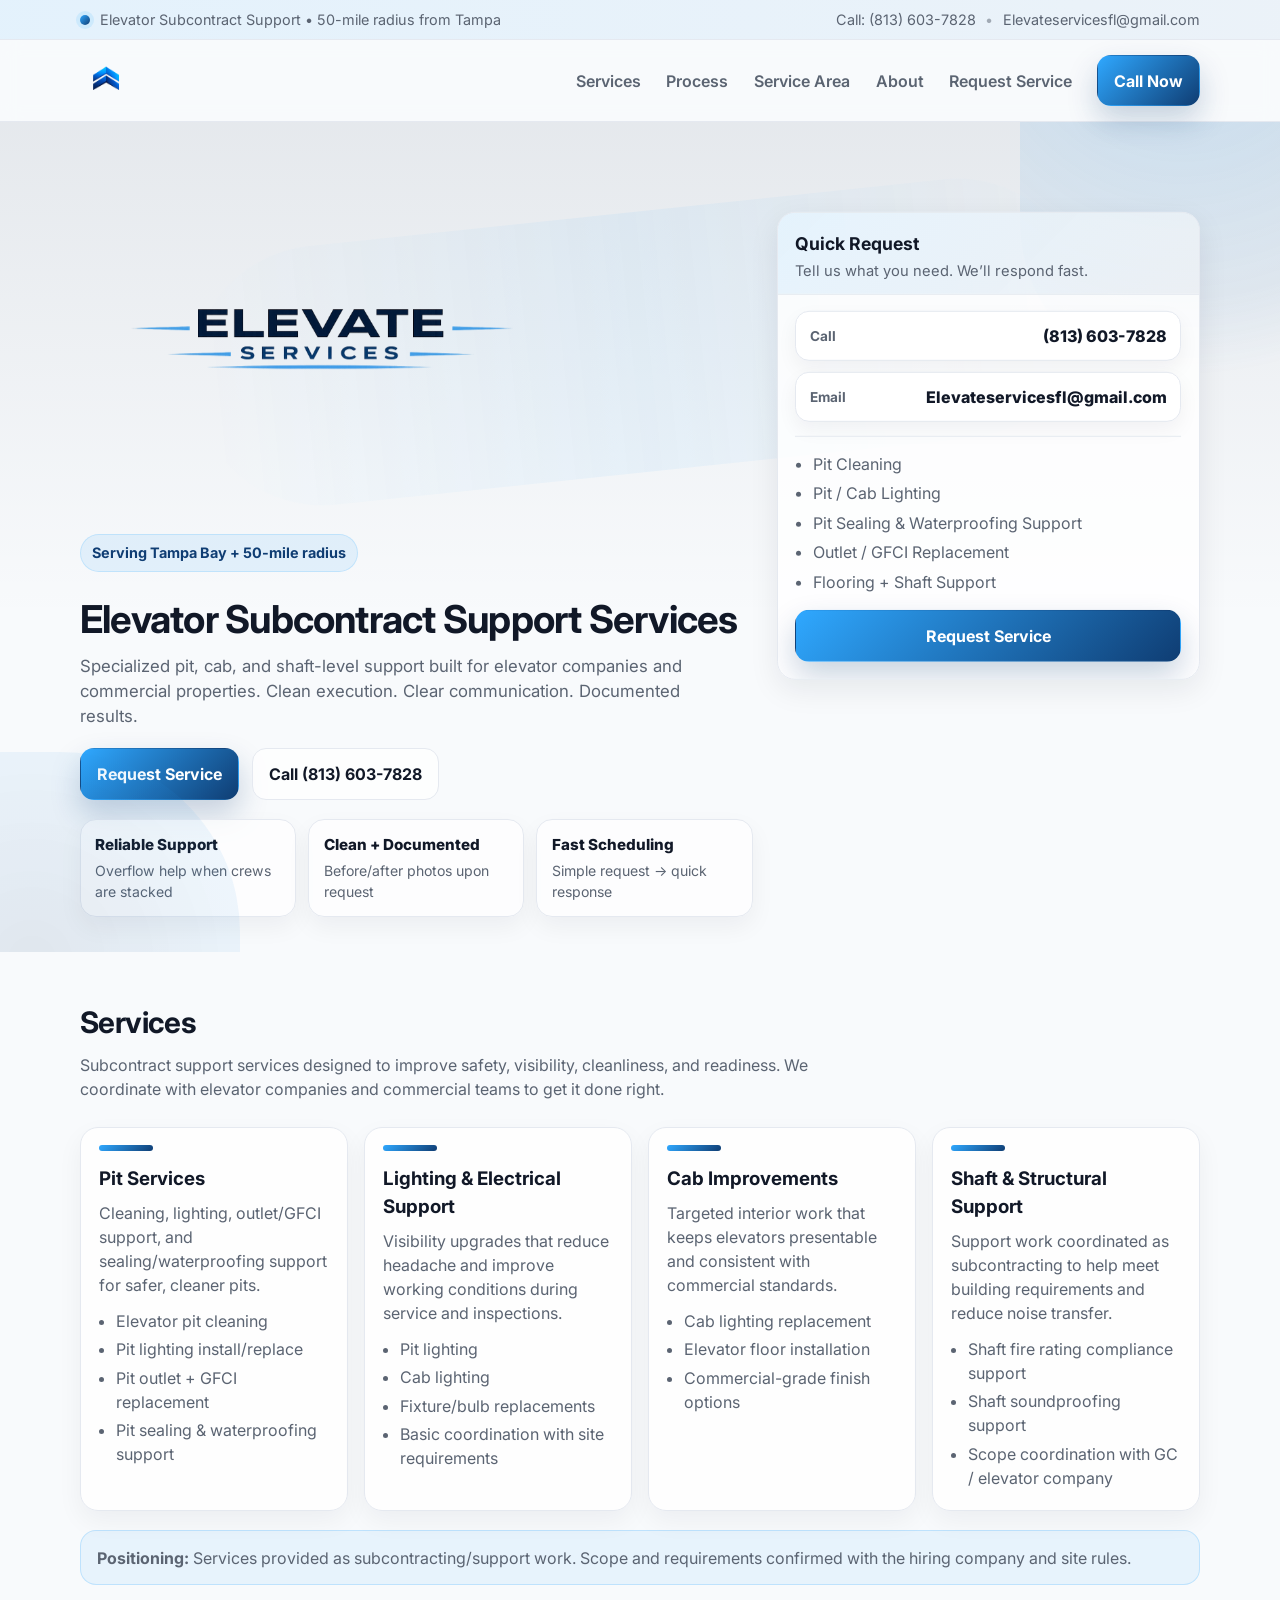
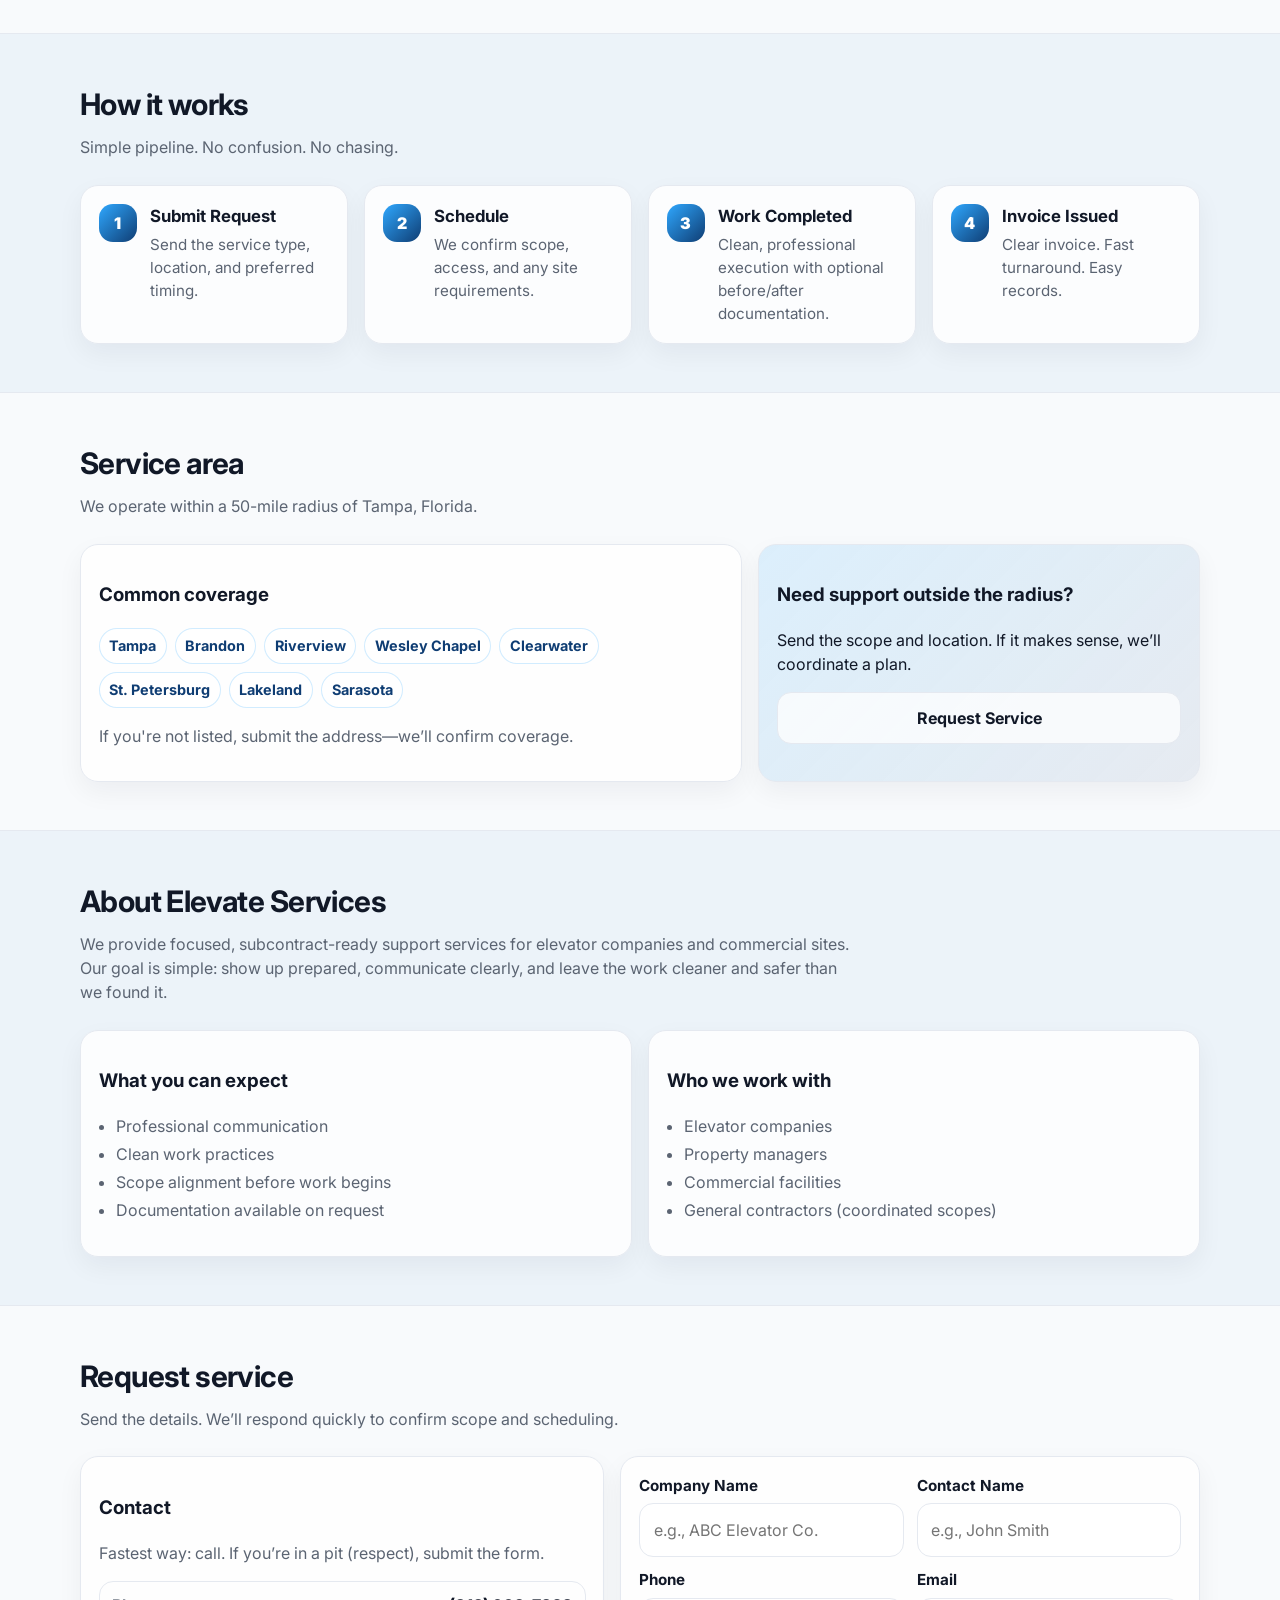
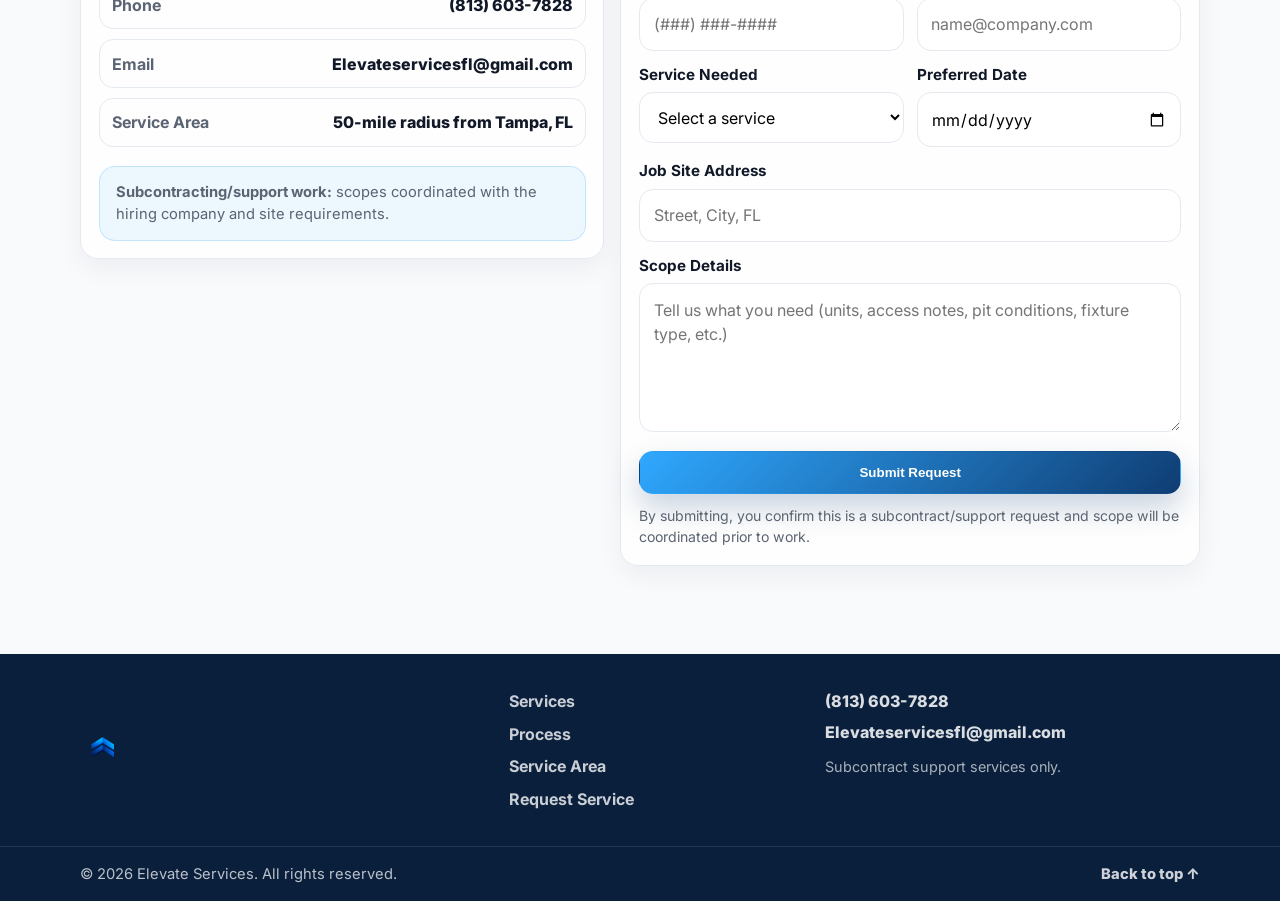
<file: index.html>
<!doctype html>
<html lang="en">
<head>
  <meta charset="utf-8" />
  <meta name="viewport" content="width=device-width, initial-scale=1" />
  <title>Elevate Services | Elevator Subcontract Support | Tampa, FL</title>
  <meta name="description" content="Elevate Services provides elevator subcontract support: pit cleaning, lighting, waterproofing support, outlets/GFCI replacements, cab lighting, elevator flooring, shaft fire rating compliance support, and soundproofing support within 50 miles of Tampa." />

  <!-- Social preview (optional) -->
  <meta property="og:title" content="Elevate Services | Elevator Subcontract Support" />
  <meta property="og:description" content="Specialized pit, cab, and shaft-level subcontract support services within 50 miles of Tampa." />
  <meta property="og:type" content="website" />

  <link rel="preconnect" href="https://fonts.googleapis.com">
  <link rel="preconnect" href="https://fonts.gstatic.com" crossorigin>
  <!-- Inter (clean modern) -->
  <link href="https://fonts.googleapis.com/css2?family=Inter:wght@400;500;600;700;800&display=swap" rel="stylesheet">

  <link rel="stylesheet" href="styles.css" />
  <link rel="icon" href="./images/favicon.png" sizes="32x32">
  <link rel="icon" href="./images/favicon.png" sizes="192x192">
  <link rel="apple-touch-icon" href="./images/favicon.png">
</head>

<body>
  <!-- Top bar -->
  <div class="topbar">
    <div class="container topbar__inner">
      <div class="topbar__left">
        <span class="dot"></span>
        <span>Elevator Subcontract Support • 50-mile radius from Tampa</span>
      </div>
      <div class="topbar__right">
        <a class="topbar__link" href="tel:18136037828">Call: (813) 603-7828</a>
        <span class="sep">•</span>
        <a class="topbar__link" href="mailto:Elevateservicesfl@gmail.com">Elevateservicesfl@gmail.com</a>
      </div>
    </div>
  </div>

  <!-- Header -->
  <header class="header" id="top">
    <div class="container header__inner">
      <a class="brand" href="#top" aria-label="Elevate Services Home">
        <!-- Replace with your logo image later if you want -->
       <img src="./Logo.png" alt="Elevate Services Logo" class="brand__logo">
      </a>

      <nav class="nav" aria-label="Primary navigation">
        <button class="nav__toggle" id="navToggle" aria-expanded="false" aria-controls="navMenu">
          <span class="nav__toggleLines" aria-hidden="true"></span>
          <span class="sr-only">Open menu</span>
        </button>

        <div class="nav__menu" id="navMenu">
          <a class="nav__link" href="#services">Services</a>
          <a class="nav__link" href="#process">Process</a>
          <a class="nav__link" href="#area">Service Area</a>
          <a class="nav__link" href="#about">About</a>
          <a class="nav__link" href="#contact">Request Service</a>
          <a class="btn btn--primary nav__cta" href="tel:18136037828">Call Now</a>
        </div>
      </nav>
    </div>
  </header>

  <!-- Hero -->
  <main>
    <section class="hero">
      <div class="hero__bg" aria-hidden="true">
        <div class="hero__shape hero__shape--a"></div>
        <div class="hero__shape hero__shape--b"></div>
        <div class="hero__shape hero__shape--c"></div>
      </div>

      <div class="container hero__inner">
        <div class="hero__content">
          
          <div class="hero__intro-logo">
            <img src="./header-logo.png" alt="Elevate Services" />
          </div>
          
          <p class="pill">Serving Tampa Bay + 50-mile radius</p>
          <h1>Elevator Subcontract Support Services</h1>
          <p class="hero__sub">
            Specialized pit, cab, and shaft-level support built for elevator companies and commercial properties.
            Clean execution. Clear communication. Documented results.
          </p>

          <div class="hero__actions">
            <a class="btn btn--primary" href="#contact">Request Service</a>
            <a class="btn btn--ghost" href="tel:18136037828">Call (813) 603-7828</a>
          </div>

          <div class="hero__trust">
            <div class="trustItem">
              <span class="trustItem__title">Reliable Support</span>
              <span class="trustItem__desc">Overflow help when crews are stacked</span>
            </div>
            <div class="trustItem">
              <span class="trustItem__title">Clean + Documented</span>
              <span class="trustItem__desc">Before/after photos upon request</span>
            </div>
            <div class="trustItem">
              <span class="trustItem__title">Fast Scheduling</span>
              <span class="trustItem__desc">Simple request → quick response</span>
            </div>
          </div>
        </div>

        <aside class="heroCard" aria-label="Quick contact">
          <div class="heroCard__header">
            <h2>Quick Request</h2>
            <p>Tell us what you need. We’ll respond fast.</p>
          </div>

          <div class="heroCard__body">
            <a class="miniAction" href="tel:18136037828">
              <span class="miniAction__label">Call</span>
              <span class="miniAction__value">(813) 603-7828</span>
            </a>
            <a class="miniAction" href="mailto:Elevateservicesfl@gmail.com">
              <span class="miniAction__label">Email</span>
              <span class="miniAction__value">Elevateservicesfl@gmail.com</span>
            </a>

            <div class="heroCard__divider"></div>

            <ul class="checklist">
              <li>Pit Cleaning</li>
              <li>Pit / Cab Lighting</li>
              <li>Pit Sealing & Waterproofing Support</li>
              <li>Outlet / GFCI Replacement</li>
              <li>Flooring + Shaft Support</li>
            </ul>

            <a class="btn btn--primary btn--full" href="#contact">Request Service</a>
          </div>
        </aside>
      </div>
    </section>

    <!-- Services -->
    <section class="section" id="services">
      <div class="container">
        <div class="section__head">
          <h2>Services</h2>
          <p>
            Subcontract support services designed to improve safety, visibility, cleanliness, and readiness.
            We coordinate with elevator companies and commercial teams to get it done right.
          </p>
        </div>

        <div class="cards">
          <article class="card">
            <div class="card__bar"></div>
            <h3>Pit Services</h3>
            <p>Cleaning, lighting, outlet/GFCI support, and sealing/waterproofing support for safer, cleaner pits.</p>
            <ul class="card__list">
              <li>Elevator pit cleaning</li>
              <li>Pit lighting install/replace</li>
              <li>Pit outlet + GFCI replacement</li>
              <li>Pit sealing & waterproofing support</li>
            </ul>
          </article>

          <article class="card">
            <div class="card__bar"></div>
            <h3>Lighting & Electrical Support</h3>
            <p>Visibility upgrades that reduce headache and improve working conditions during service and inspections.</p>
            <ul class="card__list">
              <li>Pit lighting</li>
              <li>Cab lighting</li>
              <li>Fixture/bulb replacements</li>
              <li>Basic coordination with site requirements</li>
            </ul>
          </article>

          <article class="card">
            <div class="card__bar"></div>
            <h3>Cab Improvements</h3>
            <p>Targeted interior work that keeps elevators presentable and consistent with commercial standards.</p>
            <ul class="card__list">
              <li>Cab lighting replacement</li>
              <li>Elevator floor installation</li>
              <li>Commercial-grade finish options</li>
            </ul>
          </article>

          <article class="card">
            <div class="card__bar"></div>
            <h3>Shaft & Structural Support</h3>
            <p>Support work coordinated as subcontracting to help meet building requirements and reduce noise transfer.</p>
            <ul class="card__list">
              <li>Shaft fire rating compliance support</li>
              <li>Shaft soundproofing support</li>
              <li>Scope coordination with GC / elevator company</li>
            </ul>
          </article>
        </div>

        <div class="note">
          <strong>Positioning:</strong> Services provided as subcontracting/support work. Scope and requirements confirmed with the hiring company and site rules.
        </div>
      </div>
    </section>

    <!-- Process -->
    <section class="section section--alt" id="process">
      <div class="container">
        <div class="section__head">
          <h2>How it works</h2>
          <p>Simple pipeline. No confusion. No chasing.</p>
        </div>

        <div class="steps">
          <div class="step">
            <div class="step__num">1</div>
            <div class="step__body">
              <h3>Submit Request</h3>
              <p>Send the service type, location, and preferred timing.</p>
            </div>
          </div>

          <div class="step">
            <div class="step__num">2</div>
            <div class="step__body">
              <h3>Schedule</h3>
              <p>We confirm scope, access, and any site requirements.</p>
            </div>
          </div>

          <div class="step">
            <div class="step__num">3</div>
            <div class="step__body">
              <h3>Work Completed</h3>
              <p>Clean, professional execution with optional before/after documentation.</p>
            </div>
          </div>

          <div class="step">
            <div class="step__num">4</div>
            <div class="step__body">
              <h3>Invoice Issued</h3>
              <p>Clear invoice. Fast turnaround. Easy records.</p>
            </div>
          </div>
        </div>
      </div>
    </section>

    <!-- Service Area -->
    <section class="section" id="area">
      <div class="container">
        <div class="section__head">
          <h2>Service area</h2>
          <p>We operate within a 50-mile radius of Tampa, Florida.</p>
        </div>

        <div class="areaGrid">
          <div class="areaCard">
            <h3>Common coverage</h3>
            <div class="chips">
              <span class="chip">Tampa</span>
              <span class="chip">Brandon</span>
              <span class="chip">Riverview</span>
              <span class="chip">Wesley Chapel</span>
              <span class="chip">Clearwater</span>
              <span class="chip">St. Petersburg</span>
              <span class="chip">Lakeland</span>
              <span class="chip">Sarasota</span>
            </div>
            <p class="muted">If you're not listed, submit the address—we’ll confirm coverage.</p>
          </div>

          <div class="areaCard areaCard--accent">
            <h3>Need support outside the radius?</h3>
            <p>Send the scope and location. If it makes sense, we’ll coordinate a plan.</p>
            <a class="btn btn--ghost btn--full" href="#contact">Request Service</a>
          </div>
        </div>
      </div>
    </section>

    <!-- About -->
    <section class="section section--alt" id="about">
      <div class="container">
        <div class="section__head">
          <h2>About Elevate Services</h2>
          <p>
            We provide focused, subcontract-ready support services for elevator companies and commercial sites.
            Our goal is simple: show up prepared, communicate clearly, and leave the work cleaner and safer than we found it.
          </p>
        </div>

        <div class="aboutGrid">
          <div class="aboutCard">
            <h3>What you can expect</h3>
            <ul class="checklist checklist--tight">
              <li>Professional communication</li>
              <li>Clean work practices</li>
              <li>Scope alignment before work begins</li>
              <li>Documentation available on request</li>
            </ul>
          </div>

          <div class="aboutCard">
            <h3>Who we work with</h3>
            <ul class="checklist checklist--tight">
              <li>Elevator companies</li>
              <li>Property managers</li>
              <li>Commercial facilities</li>
              <li>General contractors (coordinated scopes)</li>
            </ul>
          </div>
        </div>
      </div>
    </section>

    <!-- Contact / Request Service -->
    <section class="section" id="contact">
      <div class="container">
        <div class="section__head">
          <h2>Request service</h2>
          <p>Send the details. We’ll respond quickly to confirm scope and scheduling.</p>
        </div>

        <div class="contactGrid">
          <div class="contactCard">
            <h3>Contact</h3>
            <p class="muted">Fastest way: call. If you’re in a pit (respect), submit the form.</p>

            <div class="contactLine">
              <span class="contactLine__label">Phone</span>
              <a class="contactLine__value" href="tel:18136037828">(813) 603-7828</a>
            </div>

            <div class="contactLine">
              <span class="contactLine__label">Email</span>
              <a class="contactLine__value" href="mailto:Elevateservicesfl@gmail.com">Elevateservicesfl@gmail.com</a>
            </div>

            <div class="contactLine">
              <span class="contactLine__label">Service Area</span>
              <span class="contactLine__value">50-mile radius from Tampa, FL</span>
            </div>

            <div class="note note--small">
              <strong>Subcontracting/support work:</strong> scopes coordinated with the hiring company and site requirements.
            </div>
          </div>

          <form class="form" id="requestForm"
            action="https://formspree.io/f/xvzbdolv"
            method="POST">
            <div class="form__row">
              <div class="field">
                <label for="company">Company Name</label>
                <input id="company" name="Company Name" type="text" placeholder="e.g., ABC Elevator Co." required />
              </div>
              <div class="field">
                <label for="contactName">Contact Name</label>
                <input id="contactName" name="Contact Name" type="text" placeholder="e.g., John Smith" required />
              </div>
            </div>

            <div class="form__row">
              <div class="field">
                <label for="phone">Phone</label>
                <input id="phone" name="Phone" type="tel" placeholder="(###) ###-####" required />
              </div>
              <div class="field">
                <label for="email">Email</label>
                <input id="email" name="Email" type="email" placeholder="name@company.com" required />
              </div>
            </div>

            <div class="form__row">
              <div class="field">
                <label for="service">Service Needed</label>
                <select id="service" name="Service Needed" required>
                  <option value="" selected disabled>Select a service</option>
                  <option>Elevator Pit Cleaning</option>
                  <option>Pit Lighting</option>
                  <option>Cab Lighting</option>
                  <option>Pit Sealing & Waterproofing Support</option>
                  <option>Pit Outlet / GFCI Replacement</option>
                  <option>Shaft Fire Rating Compliance Support</option>
                  <option>Shaft Sound Proofing Support</option>
                  <option>Elevator Floor Installation</option>
                  <option>Other (describe below)</option>
                </select>
              </div>

              <div class="field">
                <label for="date">Preferred Date</label>
                <input id="date" name="Preferred Date" type="date" />
              </div>
            </div>

            <div class="field">
              <label for="address">Job Site Address</label>
              <input id="address" name="Job Site Address" type="text" placeholder="Street, City, FL" required />
            </div>

            <div class="field">
              <label for="details">Scope Details</label>
              <textarea id="details" name="Scope Details" rows="5" placeholder="Tell us what you need (units, access notes, pit conditions, fixture type, etc.)" required></textarea>
            </div>

            <input type="hidden" name="_subject" value="New Elevate Services Request" />
            <input type="hidden" name="_next" value="https://elevateservicesfl.com/thanks.html">
            <input type="text" name="_gotcha" style="display:none">

            <button class="btn btn--primary btn--full" type="submit">Submit Request</button>
            <p class="form__fineprint">
              By submitting, you confirm this is a subcontract/support request and scope will be coordinated prior to work.
            </p>
          </form>
        </div>
      </div>
    </section>
  </main>

  <!-- Footer -->
  <footer class="footer">
    <div class="container footer__inner">
      <div class="footer__brand">
        <img src="./Logo.png" alt="Elevate Services Logo" class="brand__logo footer__logo">
      </div>

      <div class="footer__links">
        <a href="#services">Services</a>
        <a href="#process">Process</a>
        <a href="#area">Service Area</a>
        <a href="#contact">Request Service</a>
      </div>

      <div class="footer__contact">
        <a href="tel:18136037828">(813) 603-7828</a>
        <a href="mailto:Elevateservicesfl@gmail.com">Elevateservicesfl@gmail.com</a>
        <div class="footer__small">Subcontract support services only.</div>
      </div>
    </div>

    <div class="footer__bottom">
      <div class="container footer__bottomInner">
        <span>© <span id="year"></span> Elevate Services. All rights reserved.</span>
        <a href="#top" class="toTop">Back to top ↑</a>
      </div>
    </div>
  </footer>

  <script src="script.js"></script>
</body>
</html>
</file>
<file: styles.css>
:root{
  --blue-100:#2FA8FF;
  --blue-200:#1E73BE;
  --blue-300:#0F3D73;
  --navy:#0A1F3C;

  --text:#111827;
  --muted:#5B6472;
  --bg:#F8FAFC;
  --panel:#FFFFFF;
  --border:#E5E9F0;

  --shadow: 0 10px 30px rgba(17,24,39,.08);
  --radius: 18px;

  --container: 1120px;
}

*{ box-sizing:border-box; }
html{ scroll-behavior:smooth; }
body{
  margin:0;
  font-family: Inter, system-ui, -apple-system, Segoe UI, Roboto, Arial, sans-serif;
  color:var(--text);
  background:var(--bg);
  line-height:1.5;
}
a{ color:inherit; text-decoration:none; }
img{ max-width:100%; display:block; }
.sr-only{
  position:absolute; width:1px; height:1px; padding:0; margin:-1px;
  overflow:hidden; clip:rect(0,0,0,0); border:0;
}

.container{
  width:min(var(--container), calc(100% - 2rem));
  margin-inline:auto;
}

/* Topbar */
.topbar{
  background: linear-gradient(90deg, rgba(47,168,255,.10), rgba(30,115,190,.06));
  border-bottom:1px solid var(--border);
  font-size:.9rem;
}
.topbar__inner{
  display:flex;
  align-items:center;
  justify-content:space-between;
  gap:1rem;
  padding:.55rem 0;
}
.topbar__left{ display:flex; align-items:center; gap:.6rem; color:var(--muted); }
.dot{
  width:10px; height:10px; border-radius:999px;
  background: linear-gradient(135deg, var(--blue-100), var(--blue-300));
  box-shadow:0 0 0 4px rgba(47,168,255,.12);
}
.topbar__right{ display:flex; align-items:center; gap:.6rem; color:var(--muted); }
.topbar__link:hover{ color:var(--text); }
.sep{ opacity:.5; }

/* Header */
.header{
  position:sticky;
  top:0;
  z-index:50;
  background: rgba(248,250,252,.82);
  backdrop-filter: blur(10px);
  border-bottom: 1px solid var(--border);
}
.header__inner{
  display:flex;
  align-items:center;
  justify-content:space-between;
  padding:.9rem 0;
  gap:1rem;
}
.brand{
  display:flex;
  align-items:center;
  gap:.75rem;
}
.brand__logo{
  height: 52px;
  width: auto;
  max-width: 220px;
  object-fit: contain;
  display: block;
}
.footer__logo{
  height: 45px;
}
.brand__mark{
  width:42px; height:42px; border-radius:14px;
  background: linear-gradient(135deg, var(--blue-100), var(--blue-300));
  box-shadow: 0 12px 24px rgba(15,61,115,.18);
}
.brand__name{
  font-weight:800;
  letter-spacing:.08em;
  font-size:.95rem;
}
.brand__tag{
  font-size:.82rem;
  color:var(--muted);
  margin-top:2px;
}

/* Nav */
.nav{ display:flex; align-items:center; gap:1rem; }
.nav__toggle{
  display:none;
  border:1px solid var(--border);
  background:var(--panel);
  border-radius:14px;
  padding:.55rem .65rem;
  box-shadow: 0 6px 18px rgba(17,24,39,.06);
}
.nav__toggleLines{
  display:inline-block;
  width:22px; height:14px;
  background:
    linear-gradient(var(--text), var(--text)) 0 0/22px 2px no-repeat,
    linear-gradient(var(--text), var(--text)) 0 6px/22px 2px no-repeat,
    linear-gradient(var(--text), var(--text)) 0 12px/22px 2px no-repeat;
  opacity:.85;
}
.nav__menu{
  display:flex;
  align-items:center;
  gap:1.1rem;
}
.nav__link{
  font-weight:600;
  color:var(--muted);
  padding:.35rem .25rem;
}
.nav__link:hover{ color:var(--text); }
.nav__cta{ margin-left:.2rem; }

/* Buttons */
.btn{
  display:inline-flex;
  align-items:center;
  justify-content:center;
  gap:.5rem;
  border-radius: 14px;
  padding:.8rem 1rem;
  font-weight:700;
  border:1px solid transparent;
  transition: transform .12s ease, box-shadow .12s ease, background .12s ease, border-color .12s ease;
  cursor:pointer;
  user-select:none;
}
.btn:active{ transform: translateY(1px); }
.btn--primary{
  background: linear-gradient(135deg, var(--blue-100), var(--blue-300));
  color:white;
  box-shadow: 0 14px 30px rgba(15,61,115,.22);
}
.btn--primary:hover{ box-shadow: 0 18px 36px rgba(15,61,115,.28); }
.btn--ghost{
  background: rgba(255,255,255,.75);
  border-color: var(--border);
  color: var(--text);
}
.btn--ghost:hover{ border-color: rgba(47,168,255,.35); }
.btn--full{ width:100%; }

/* Hero */
.hero{
  position:relative;
  overflow:hidden;
}

/* ===== Animated Intro Logo ===== */
.hero__intro-logo img{
  width: 100%;
  max-width: 520px;
  height: auto;
  object-fit: contain;

  opacity: 0;
  transform: translateY(25px) scale(.96);
  animation: logoReveal 1s ease-out .4s forwards;
}

@keyframes logoReveal{
  0%{
    opacity: 0;
    transform: translateY(25px) scale(.96);
  }
  60%{
    opacity: 1;
    transform: translateY(-4px) scale(1.01);
  }
  100%{
    opacity: 1;
    transform: translateY(0) scale(1);
  }
}
/* ================================= */

.hero__inner{
  display:grid;
  grid-template-columns: 1.35fr .85fr;
  gap:1.5rem;
  padding: 3.2rem 0 2.2rem;
  align-items:start;
}
.hero__bg{ position:absolute; inset:0; pointer-events:none; }
.hero{
  background: linear-gradient(
    to bottom,
    rgba(10,31,60,.08),
    transparent 60%
  );
}
.hero__shape{
  position:absolute;
  filter: blur(0px);
  opacity:.65;
}
.hero__shape--a{
  width:540px; height:540px;
  top:-280px; right:-280px;
  border-radius: 160px;
  background: radial-gradient(circle at 30% 30%, rgba(47,168,255,.26), rgba(30,115,190,.10) 55%, transparent 70%);
}
.hero__shape--b{
  width:520px; height:520px;
  bottom:-320px; left:-280px;
  border-radius: 180px;
  background: radial-gradient(circle at 60% 40%, rgba(15,61,115,.16), rgba(47,168,255,.10) 55%, transparent 70%);
}
.hero__shape--c{
  width:900px; height:260px;
  top:90px; left:50%;
  transform: translateX(-50%) rotate(-6deg);
  border-radius: 999px;
  background: linear-gradient(90deg, transparent, rgba(47,168,255,.10), transparent);
}

.pill{
  display:inline-flex;
  align-items:center;
  gap:.5rem;
  background: rgba(47,168,255,.10);
  border:1px solid rgba(47,168,255,.18);
  color: var(--blue-300);
  padding:.45rem .7rem;
  border-radius: 999px;
  font-weight:700;
  font-size:.9rem;
}
.hero h1{
  font-size: clamp(2.05rem, 3vw, 3rem);
  line-height:1.08;
  margin:.8rem 0 .8rem;
  letter-spacing:-.02em;
}
.hero__sub{
  color: var(--muted);
  font-size: 1.05rem;
  max-width: 56ch;
  margin:0 0 1.2rem;
}
.hero__actions{
  display:flex;
  gap:.8rem;
  flex-wrap:wrap;
  margin-bottom: 1.2rem;
}
.hero__trust{
  display:grid;
  grid-template-columns: repeat(3, 1fr);
  gap:.75rem;
  margin-top: 1rem;
}
.trustItem{
  background: rgba(255,255,255,.7);
  border:1px solid var(--border);
  border-radius: 16px;
  padding:.85rem .9rem;
  box-shadow: 0 10px 24px rgba(17,24,39,.05);
}
.trustItem__title{ display:block; font-weight:800; font-size:.95rem; }
.trustItem__desc{ display:block; color:var(--muted); font-size:.88rem; margin-top:.2rem; }

/* Hero Card */
.heroCard{
  background: rgba(255,255,255,.82);
  border: 1px solid var(--border);
  border-radius: var(--radius);
  box-shadow: var(--shadow);
  overflow:hidden;
  position:sticky;
  top:90px;
}
.heroCard__header{
  padding: 1.1rem 1.1rem .75rem;
  border-bottom: 1px solid var(--border);
  background: linear-gradient(135deg, rgba(47,168,255,.10), rgba(15,61,115,.06));
}
.heroCard__header h2{ margin:0; font-size:1.1rem; }
.heroCard__header p{ margin:.2rem 0 0; color:var(--muted); font-size:.92rem; }

.heroCard__body{ padding: 1rem 1.1rem 1.1rem; }
.miniAction{
  display:flex; justify-content:space-between; align-items:center;
  padding:.75rem .85rem;
  background: var(--panel);
  border:1px solid var(--border);
  border-radius: 14px;
  box-shadow: 0 8px 20px rgba(17,24,39,.05);
  margin-bottom:.65rem;
}
.miniAction:hover{ border-color: rgba(47,168,255,.35); }
.miniAction__label{ color:var(--muted); font-weight:700; font-size:.85rem; }
.miniAction__value{ font-weight:800; }
.heroCard__divider{ height:1px; background:var(--border); margin: .9rem 0; }

.checklist{
  margin:0 0 1rem;
  padding-left: 1.1rem;
  color: var(--muted);
}
.checklist li{ margin:.35rem 0; }
.checklist--tight li{ margin:.25rem 0; }

/* Sections */
.section{
  padding: 3rem 0;
}
  .section{
  opacity:0;
  transform:translateY(20px);
  transition:all .6s ease;
}

.section.visible{
  opacity:1;
  transform:translateY(0);
}

.section--alt{
  background: rgba(30,115,190,.05);
  border-top:1px solid var(--border);
  border-bottom:1px solid var(--border);
}
.section__head{
  max-width: 78ch;
  margin-bottom: 1.6rem;
}
.section__head h2{
  font-size: 1.85rem;
  letter-spacing:-.02em;
  margin:0 0 .55rem;
}
.section__head p{
  margin:0;
  color: var(--muted);
}

/* Cards */
.cards{
  display:grid;
  grid-template-columns: repeat(4, 1fr);
  gap:1rem;
}
.card{
  background: rgba(255,255,255,.85);
  border:1px solid var(--border);
  border-radius: var(--radius);
  padding: 1.1rem 1.1rem 1rem;
  box-shadow: 0 10px 26px rgba(17,24,39,.05);
}
.card__bar{
  height:6px;
  width: 54px;
  border-radius: 999px;
  background: linear-gradient(135deg, var(--blue-100), var(--blue-300));
  margin-bottom: .85rem;
}
.card h3{ margin:.15rem 0 .5rem; }
.card p{ color:var(--muted); margin:0 0 .75rem; }
.card__list{
  margin:0;
  padding-left: 1.1rem;
  color: var(--muted);
}
.card__list li{ margin:.28rem 0; }

/* Note */
.note{
  margin-top: 1.2rem;
  border:1px solid rgba(47,168,255,.22);
  background: rgba(47,168,255,.08);
  border-radius: 16px;
  padding: .9rem 1rem;
  color: var(--muted);
}
.note--small{ font-size:.92rem; }

/* Steps */
.steps{
  display:grid;
  grid-template-columns: repeat(4, 1fr);
  gap:1rem;
}
.step{
  background: rgba(255,255,255,.85);
  border:1px solid var(--border);
  border-radius: var(--radius);
  padding: 1.1rem;
  box-shadow: 0 10px 26px rgba(17,24,39,.05);
  display:flex; gap:.85rem;
}
.step__num{
  width:38px; height:38px;
  border-radius: 14px;
  display:flex; align-items:center; justify-content:center;
  font-weight:900;
  color:white;
  background: linear-gradient(135deg, var(--blue-100), var(--blue-300));
  flex:0 0 auto;
}
.step h3{ margin:0 0 .35rem; font-size:1.05rem; }
.step p{ margin:0; color:var(--muted); font-size:.95rem; }

/* Area */
.areaGrid{
  display:grid;
  grid-template-columns: 1.2fr .8fr;
  gap:1rem;
}
.areaCard{
  background: rgba(255,255,255,.85);
  border:1px solid var(--border);
  border-radius: var(--radius);
  padding: 1.1rem;
  box-shadow: 0 10px 26px rgba(17,24,39,.05);
}
.areaCard--accent{
  background: linear-gradient(135deg, rgba(47,168,255,.14), rgba(15,61,115,.08));
}
.chips{ display:flex; flex-wrap:wrap; gap:.5rem; margin:.8rem 0 .6rem; }
.chip{
  padding:.38rem .6rem;
  border-radius: 999px;
  border:1px solid rgba(47,168,255,.22);
  background: rgba(255,255,255,.75);
  color: var(--blue-300);
  font-weight:700;
  font-size:.9rem;
}
.muted{ color:var(--muted); }

/* About */
.aboutGrid{
  display:grid;
  grid-template-columns: 1fr 1fr;
  gap:1rem;
}
.aboutCard{
  background: rgba(255,255,255,.85);
  border:1px solid var(--border);
  border-radius: var(--radius);
  padding: 1.1rem;
  box-shadow: 0 10px 26px rgba(17,24,39,.05);
}

/* Contact */
.contactGrid{
  display:grid;
  grid-template-columns: .95fr 1.05fr;
  gap:1rem;
  align-items:start;
}
.contactCard{
  background: rgba(255,255,255,.85);
  border:1px solid var(--border);
  border-radius: var(--radius);
  padding: 1.1rem;
  box-shadow: 0 10px 26px rgba(17,24,39,.05);
}
.contactLine{
  display:flex;
  justify-content:space-between;
  gap:1rem;
  padding:.7rem .75rem;
  border:1px solid var(--border);
  border-radius: 14px;
  background: rgba(255,255,255,.7);
  margin:.65rem 0;
}
.contactLine__label{ color:var(--muted); font-weight:700; }
.contactLine__value{ font-weight:800; }

/* Form */
.form{
  background: rgba(255,255,255,.85);
  border:1px solid var(--border);
  border-radius: var(--radius);
  padding: 1.1rem;
  box-shadow: 0 10px 26px rgba(17,24,39,.05);
}
.form__row{
  display:grid;
  grid-template-columns: 1fr 1fr;
  gap: .8rem;
}
.field{ margin-bottom:.8rem; }
label{
  display:block;
  font-weight:700;
  margin:0 0 .35rem;
  font-size:.95rem;
}
input, select, textarea{
  width:100%;
  padding:.85rem .85rem;
  border-radius: 14px;
  border:1px solid var(--border);
  background: rgba(255,255,255,.85);
  font: inherit;
  outline:none;
}
input:focus, select:focus, textarea:focus{
  border-color: rgba(47,168,255,.55);
  box-shadow: 0 0 0 4px rgba(47,168,255,.14);
}
textarea{ resize: vertical; }
.form__fineprint{
  color:var(--muted);
  font-size:.88rem;
  margin:.7rem 0 0;
}

/* Footer */
.footer{
  background: var(--navy);
  color: rgba(255,255,255,.92);
  margin-top: 2.5rem;
}
.footer__inner{
  display:grid;
  grid-template-columns: 1.1fr .8fr 1fr;
  gap:1rem;
  padding: 2.2rem 0;
}
.footer__brand{ display:flex; align-items:center; gap:.75rem; }
.footer .brand__mark{ box-shadow:none; }
.footer__name{ font-weight:900; letter-spacing:.08em; }
.footer__tag{ color: rgba(255,255,255,.72); margin-top:.2rem; font-size:.95rem; }

.footer__links{ display:grid; gap:.55rem; align-content:start; }
.footer__links a{ color: rgba(255,255,255,.78); font-weight:700; }
.footer__links a:hover{ color:white; }

.footer__contact{ display:grid; gap:.45rem; align-content:start; justify-items:start; }
.footer__contact a{ color: rgba(255,255,255,.85); font-weight:800; }
.footer__small{ color: rgba(255,255,255,.65); font-size:.9rem; margin-top:.3rem; }

.footer__bottom{
  border-top: 1px solid rgba(255,255,255,.10);
}
.footer__bottomInner{
  display:flex;
  align-items:center;
  justify-content:space-between;
  gap:1rem;
  padding: 1rem 0;
  color: rgba(255,255,255,.72);
  font-size:.92rem;
}
.toTop{ color: rgba(255,255,255,.80); font-weight:800; }
.toTop:hover{ color:white; }

/* Responsive */
@media (max-width: 980px){
  .hero__inner{ grid-template-columns: 1fr; }
  .heroCard{ position:relative; top:auto; }
  .hero__trust{ grid-template-columns: 1fr; }
  .cards{ grid-template-columns: 1fr 1fr; }
  .steps{ grid-template-columns: 1fr 1fr; }
  .areaGrid{ grid-template-columns: 1fr; }
  .aboutGrid{ grid-template-columns: 1fr; }
  .contactGrid{ grid-template-columns: 1fr; }
}

@media (max-width: 720px){
  .topbar__right{ display:none; }
  .nav__toggle{ display:inline-flex; }
  .nav__menu{
    display:none;
    position:absolute;
    right:1rem;
    top:64px;
    background: rgba(255,255,255,.92);
    border:1px solid var(--border);
    border-radius: 18px;
    box-shadow: var(--shadow);
    padding:.75rem;
    width: min(320px, calc(100vw - 2rem));
    flex-direction:column;
    align-items:stretch;
    gap:.45rem;
  }
  .nav__menu.is-open{ display:flex; }
  .nav__link{ padding:.7rem .75rem; border-radius: 14px; }
  .nav__link:hover{ background: rgba(47,168,255,.10); }
  .nav__cta{ width:100%; }
  .cards{ grid-template-columns: 1fr; }
  .steps{ grid-template-columns: 1fr; }
  .form__row{ grid-template-columns: 1fr; }
}
</file>
